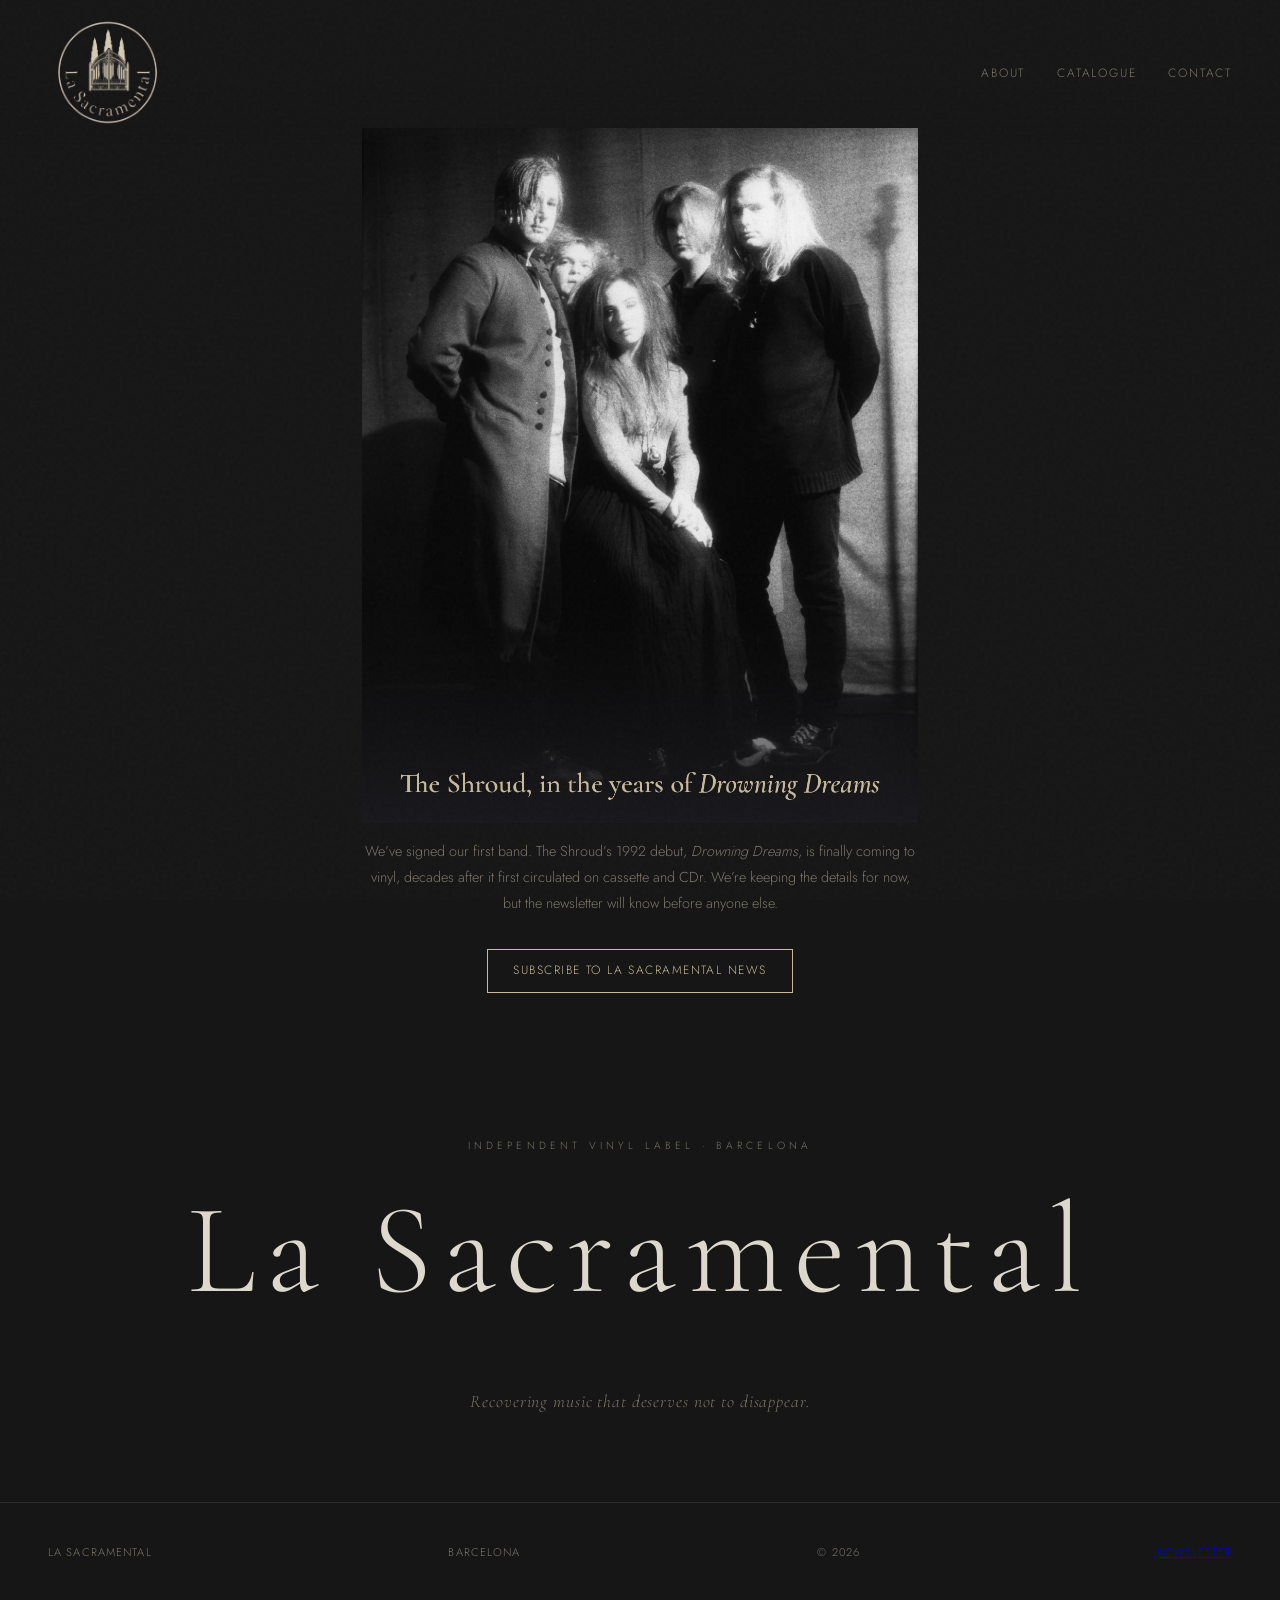
<file: index.html>
<!DOCTYPE html>
<html lang="en">
<head>
  <meta charset="UTF-8">
  <meta name="viewport" content="width=device-width, initial-scale=1.0">
  <title>La Sacramental — Independent vinyl label, Barcelona</title>
  <meta name="description" content="Independent vinyl label in Barcelona reissuing gothic rock, darkwave and deathrock from the 1980s and 1990s. Small, carefully produced pressings.">
  <link rel="canonical" href="https://lasacramental.com/">

  <!-- Open Graph -->
  <meta property="og:type" content="website">
  <meta property="og:site_name" content="La Sacramental">
  <meta property="og:title" content="La Sacramental — Independent vinyl label, Barcelona">
  <meta property="og:description" content="Independent vinyl label in Barcelona reissuing gothic rock, darkwave and deathrock from the 1980s and 1990s. Small, carefully produced pressings.">
  <meta property="og:url" content="https://lasacramental.com/">
  <meta property="og:image" content="https://lasacramental.com/og-image.png">
  <meta property="og:image:width" content="1200">
  <meta property="og:image:height" content="630">
  <meta property="og:locale" content="en_US">

  <!-- Twitter Cards -->
  <meta name="twitter:card" content="summary_large_image">
  <meta name="twitter:title" content="La Sacramental — Independent vinyl label, Barcelona">
  <meta name="twitter:description" content="Independent vinyl label in Barcelona reissuing gothic rock, darkwave and deathrock from the 1980s and 1990s. Small, carefully produced pressings.">
  <meta name="twitter:image" content="https://lasacramental.com/og-image.png">



  <!-- CSS -->
  <link rel="stylesheet" href="style.css">

  <!-- Favicons -->
  <link rel="icon" type="image/x-icon" href="favicon.ico">
  <link rel="icon" type="image/png" sizes="32x32" href="favicon-32.png">
  <link rel="apple-touch-icon" sizes="180x180" href="apple-touch-icon.png">

  <!-- Schema.org -->
  <script type="application/ld+json">
  {
    "@context": "https://schema.org",
    "@type": "Organization",
    "name": "La Sacramental",
    "description": "Independent vinyl label in Barcelona reissuing gothic rock, darkwave, deathrock and related music from the 1980s and 1990s. Small, carefully produced pressings.",
    "url": "https://lasacramental.com",
    "logo": "https://lasacramental.com/Logo.png",
    "email": "lasacramental@pm.me",
    "foundingDate": "2026",
    "foundingLocation": {
      "@type": "Place",
      "name": "Barcelona, Spain"
    },
    "sameAs": [
      "https://instagram.com/lasacramental"
    ]
  }
  </script>
</head>
<body>

  <nav aria-label="Main navigation">
    <a href="/" class="nav-logo"><img src="Logo.png" alt="La Sacramental"></a>
    <button type="button" class="nav-toggle" aria-expanded="false" aria-controls="nav-links">Menu</button>
    <ul class="nav-links" id="nav-links">
      <li><a href="about.html">About</a></li>
      <li><a href="catalogue.html">Catalogue</a></li>
      <li><a href="contact.html">Contact</a></li>
    </ul>
  </nav>

  <section class="label-intro">
    <figure class="teaser-photo">
      <img src="the-shroud-teaser.png" alt="The Shroud">
    </figure>
    <p>We&rsquo;ve signed our first band. The Shroud&rsquo;s 1992 debut, <em>Drowning Dreams</em>, is finally coming to vinyl, decades after it first circulated on cassette and CDr. We&rsquo;re keeping the details for now, but the newsletter will know before anyone else.</p>
    <a class="newsletter-cta" href="https://lasacramental.substack.com" target="_blank" rel="noopener noreferrer">Subscribe to La Sacramental News</a>
  </section>

  <main class="hero">
    <p class="hero-label">Independent vinyl label · Barcelona</p>
    <h1 class="hero-title">La Sacramental</h1>
    <p class="hero-sub">Recovering music that deserves not to disappear.</p>
  </main>

<footer>
  <span>La Sacramental</span>
  <span>Barcelona</span>
  <span>© 2026</span>
  <span><a href="https://lasacramental.substack.com" target="_blank" rel="noopener noreferrer">Newsletter</a></span>
</footer>

  <script>
     (function() {
       const nav = document.querySelector('nav');
       const toggle = document.querySelector('.nav-toggle');
       if (!nav || !toggle) return;

       function setOpen(open) {
         nav.classList.toggle('is-open', open);
         toggle.setAttribute('aria-expanded', open ? 'true' : 'false');
         toggle.textContent = open ? 'Close' : 'Menu';
       }

       toggle.addEventListener('click', function() {
         setOpen(!nav.classList.contains('is-open'));
       });

       document.addEventListener('keydown', function(e) {
         if (e.key === 'Escape' && nav.classList.contains('is-open')) {
           setOpen(false);
           toggle.focus();
         }
       });
     })();
  </script>

  <script data-goatcounter="https://lasacramental.goatcounter.com/count" async src="//gc.zgo.at/count.js"></script>
</body>
</html>
</file>
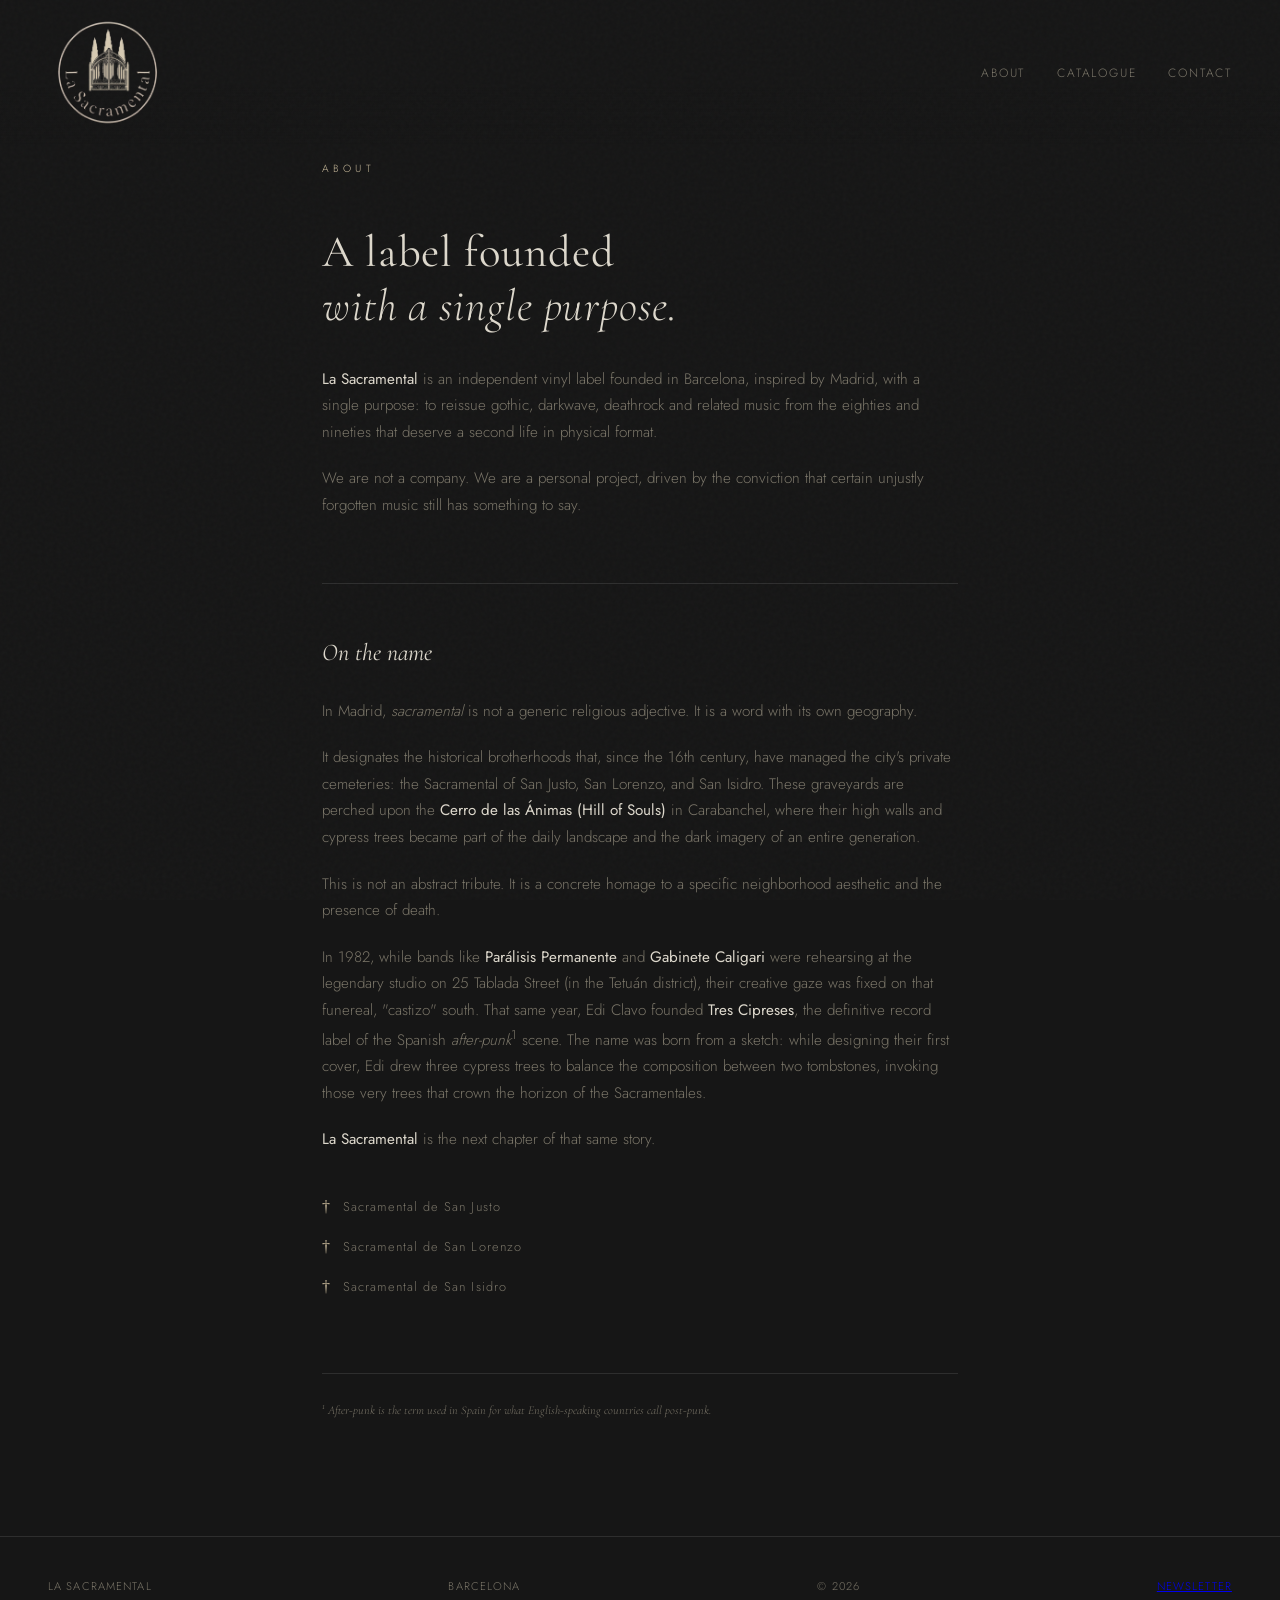
<file: about.html>
<!DOCTYPE html>
<html lang="en">
<head>
  <meta charset="UTF-8">
  <meta name="viewport" content="width=device-width, initial-scale=1.0">
  <title>About — La Sacramental</title>
  <meta name="description" content="The story behind La Sacramental: an independent vinyl label inspired by Madrid's historic cemetery brotherhoods and the movida siniestra.">
  <link rel="canonical" href="https://lasacramental.com/about.html">

  <!-- Open Graph -->
  <meta property="og:type" content="website">
  <meta property="og:site_name" content="La Sacramental">
  <meta property="og:title" content="About — La Sacramental">
  <meta property="og:description" content="The story behind La Sacramental: an independent vinyl label inspired by Madrid's historic cemetery brotherhoods and the movida siniestra.">
  <meta property="og:url" content="https://lasacramental.com/about.html">
  <meta property="og:image" content="https://lasacramental.com/og-image.png">
  <meta property="og:image:width" content="1200">
  <meta property="og:image:height" content="630">
  <meta property="og:locale" content="en_US">

  <!-- Twitter Cards -->
  <meta name="twitter:card" content="summary_large_image">
  <meta name="twitter:title" content="About — La Sacramental">
  <meta name="twitter:description" content="The story behind La Sacramental: an independent vinyl label inspired by Madrid's historic cemetery brotherhoods and the movida siniestra.">
  <meta name="twitter:image" content="https://lasacramental.com/og-image.png">



  <!-- CSS -->
  <link rel="stylesheet" href="style.css">

  <!-- Favicons -->
  <link rel="icon" type="image/x-icon" href="favicon.ico">
  <link rel="icon" type="image/png" sizes="32x32" href="favicon-32.png">
  <link rel="apple-touch-icon" sizes="180x180" href="apple-touch-icon.png">
</head>
<body>

  <nav aria-label="Main navigation">
    <a href="/" class="nav-logo"><img src="Logo.png" alt="La Sacramental"></a>
    <button type="button" class="nav-toggle" aria-expanded="false" aria-controls="nav-links">Menu</button>
    <ul class="nav-links" id="nav-links">
      <li><a href="about.html">About</a></li>
      <li><a href="catalogue.html">Catalogue</a></li>
      <li><a href="contact.html">Contact</a></li>
    </ul>
  </nav>

  <main class="page">
    <span class="section-tag">About</span>

    <h1>A label founded<br><em>with a single purpose.</em></h1>
    <p><strong>La Sacramental</strong> is an independent vinyl label founded in Barcelona, inspired by Madrid, with a single purpose: to reissue gothic, darkwave, deathrock and related music from the eighties and nineties that deserve a second life in physical format.</p>
    <p>We are not a company. We are a personal project, driven by the conviction that certain unjustly forgotten music still has something to say.</p>

    <div class="about-name-block">
      <h3>On the name</h3>
      <p>In Madrid, <em>sacramental</em> is not a generic religious adjective. It is a word with its own geography.</p>
      <p>It designates the historical brotherhoods that, since the 16th century, have managed the city's private cemeteries: the Sacramental of San Justo, San Lorenzo, and San Isidro. These graveyards are perched upon the <strong>Cerro de las Ánimas (Hill of Souls)</strong> in Carabanchel, where their high walls and cypress trees became part of the daily landscape and the dark imagery of an entire generation.</p>
      <p>This is not an abstract tribute. It is a concrete homage to a specific neighborhood aesthetic and the presence of death.</p>
      <p>In 1982, while bands like <strong>Parálisis Permanente</strong> and <strong>Gabinete Caligari</strong> were rehearsing at the legendary studio on 25 Tablada Street (in the Tetuán district), their creative gaze was fixed on that funereal, "castizo" south. That same year, Edi Clavo founded <strong>Tres Cipreses</strong>, the definitive record label of the Spanish <em>after-punk</em><sup>1</sup> scene. The name was born from a sketch: while designing their first cover, Edi drew three cypress trees to balance the composition between two tombstones, invoking those very trees that crown the horizon of the Sacramentales.</p>
      <p><strong>La Sacramental</strong> is the next chapter of that same story.</p>

      <div class="cemetery-links">
        <a href="https://sacramentaldesanjusto.com/" title="Cementerio de la Sacramental de San Justo">Sacramental de San Justo</a>
        <a href="https://sacramentalsanlorenzo.com/" title="Cementerio de la Sacramental de San Lorenzo">Sacramental de San Lorenzo</a>
        <a href="https://cementeriodesanisidro.com/" title="Cementerio de la Sacramental de San Isidro">Sacramental de San Isidro</a>
      </div>

      <p class="footnote"><sup>1</sup> <em>After-punk</em> is the term used in Spain for what English-speaking countries call post-punk.</p>
    </div>
  </main>

<footer>
  <span>La Sacramental</span>
  <span>Barcelona</span>
  <span>© 2026</span>
  <span><a href="https://lasacramental.substack.com" target="_blank" rel="noopener noreferrer">Newsletter</a></span>
</footer>

 <script>
    (function() {
      const nav = document.querySelector('nav');
      const toggle = document.querySelector('.nav-toggle');
      if (!nav || !toggle) return;

      function setOpen(open) {
        nav.classList.toggle('is-open', open);
        toggle.setAttribute('aria-expanded', open ? 'true' : 'false');
        toggle.textContent = open ? 'Close' : 'Menu';
      }

      toggle.addEventListener('click', function() {
        setOpen(!nav.classList.contains('is-open'));
      });

      document.addEventListener('keydown', function(e) {
        if (e.key === 'Escape' && nav.classList.contains('is-open')) {
          setOpen(false);
          toggle.focus();
        }
      });
    })();
   </script>

  <script data-goatcounter="https://lasacramental.goatcounter.com/count" async src="//gc.zgo.at/count.js"></script>
</body>
</html>
</file>
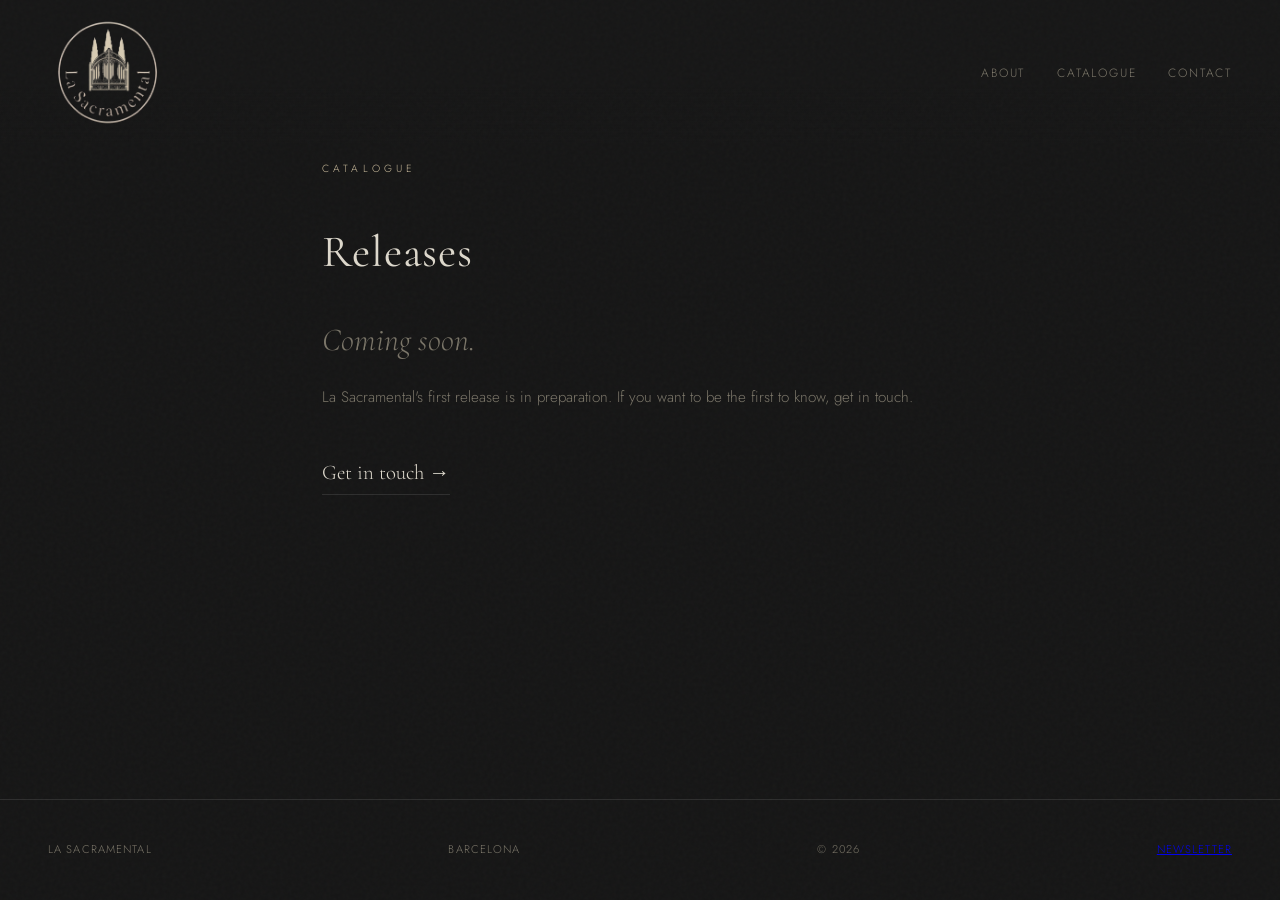
<file: catalogo.html>
<!DOCTYPE html>
<html lang="en">
<head>
  <meta charset="UTF-8">
  <meta http-equiv="refresh" content="0; url=catalogue.html">
  <link rel="canonical" href="https://lasacramental.com/catalogue.html">
  <meta name="robots" content="noindex">
  <title>Redirecting…</title>
  <script>window.location.replace('catalogue.html');</script>
</head>
<body>
  <p>Redirecting to <a href="catalogue.html">catalogue</a>…</p>
</body>
</html>
</file>
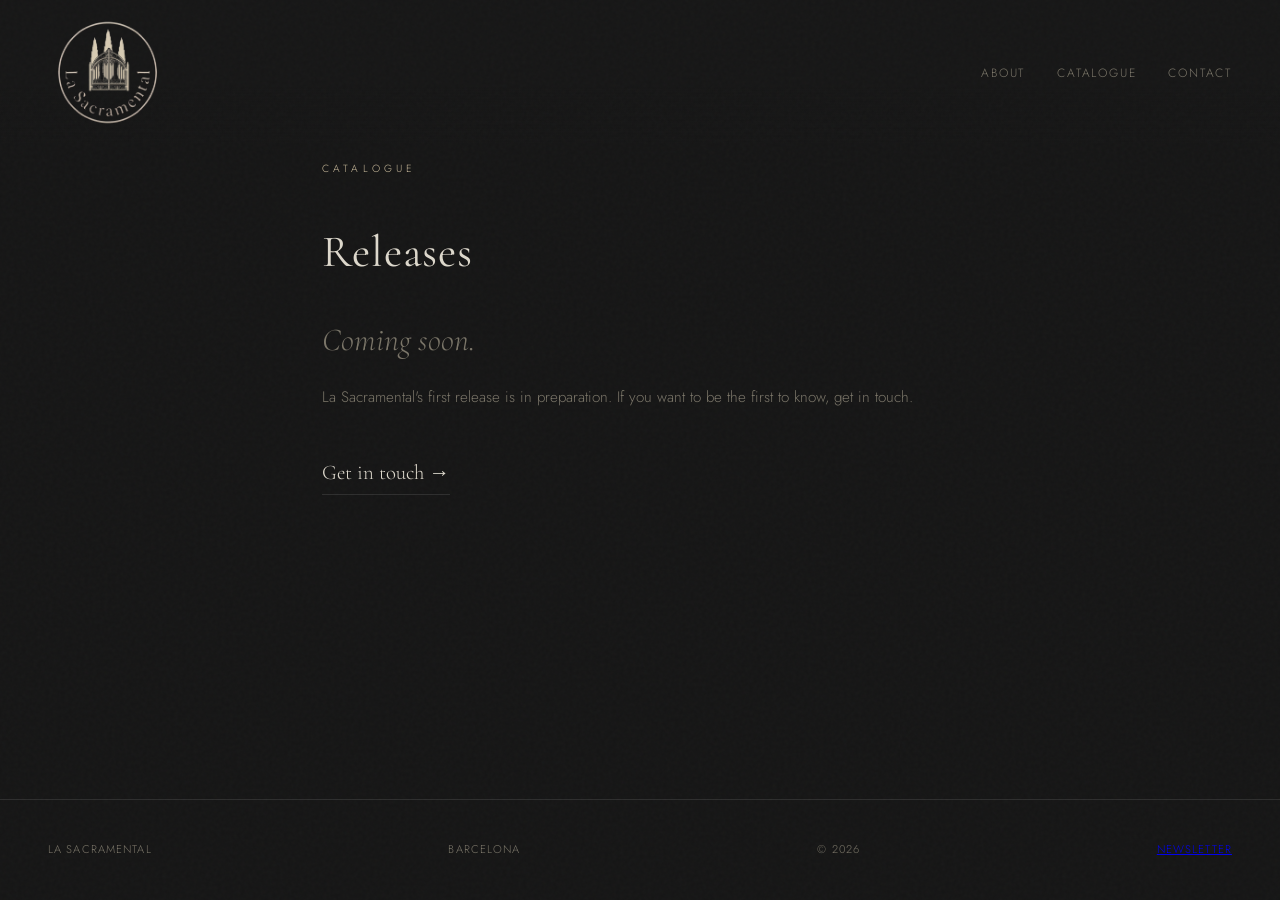
<file: catalogue.html>
<!DOCTYPE html>
<html lang="en">
<head>
  <meta charset="UTF-8">
  <meta name="viewport" content="width=device-width, initial-scale=1.0">
  <title>Catalogue — La Sacramental</title>
  <meta name="description" content="La Sacramental's first vinyl reissue is in preparation. Get in touch to be the first to know.">
  <link rel="canonical" href="https://lasacramental.com/catalogue.html">

  <!-- Open Graph -->
  <meta property="og:type" content="website">
  <meta property="og:site_name" content="La Sacramental">
  <meta property="og:title" content="Catalogue — La Sacramental">
  <meta property="og:description" content="La Sacramental's first vinyl reissue is in preparation. Get in touch to be the first to know.">
  <meta property="og:url" content="https://lasacramental.com/catalogue.html">
  <meta property="og:image" content="https://lasacramental.com/og-image.png">
  <meta property="og:image:width" content="1200">
  <meta property="og:image:height" content="630">
  <meta property="og:locale" content="en_US">

  <!-- Twitter Cards -->
  <meta name="twitter:card" content="summary_large_image">
  <meta name="twitter:title" content="Catalogue — La Sacramental">
  <meta name="twitter:description" content="La Sacramental's first vinyl reissue is in preparation. Get in touch to be the first to know.">
  <meta name="twitter:image" content="https://lasacramental.com/og-image.png">



  <!-- CSS -->
  <link rel="stylesheet" href="style.css">

  <!-- Favicons -->
  <link rel="icon" type="image/x-icon" href="favicon.ico">
  <link rel="icon" type="image/png" sizes="32x32" href="favicon-32.png">
  <link rel="apple-touch-icon" sizes="180x180" href="apple-touch-icon.png">
</head>
<body>

  <nav aria-label="Main navigation">
    <a href="/" class="nav-logo"><img src="Logo.png" alt="La Sacramental"></a>
    <button type="button" class="nav-toggle" aria-expanded="false" aria-controls="nav-links">Menu</button>
    <ul class="nav-links" id="nav-links">
      <li><a href="about.html">About</a></li>
      <li><a href="catalogue.html">Catalogue</a></li>
      <li><a href="contact.html">Contact</a></li>
    </ul>
  </nav>

  <main class="page">
    <span class="section-tag">Catalogue</span>

    <h1>Releases</h1>
    <p class="coming-soon">Coming soon.</p>
    <p>La Sacramental's first release is in preparation. If you want to be the first to know, get in touch.</p>
    <a class="contact-email" href="contact.html">Get in touch →</a>
  </main>

<footer>
  <span>La Sacramental</span>
  <span>Barcelona</span>
  <span>© 2026</span>
  <span><a href="https://lasacramental.substack.com" target="_blank" rel="noopener noreferrer">Newsletter</a></span>
</footer>

 <script>
    (function() {
      const nav = document.querySelector('nav');
      const toggle = document.querySelector('.nav-toggle');
      if (!nav || !toggle) return;

      function setOpen(open) {
        nav.classList.toggle('is-open', open);
        toggle.setAttribute('aria-expanded', open ? 'true' : 'false');
        toggle.textContent = open ? 'Close' : 'Menu';
      }

      toggle.addEventListener('click', function() {
        setOpen(!nav.classList.contains('is-open'));
      });

      document.addEventListener('keydown', function(e) {
        if (e.key === 'Escape' && nav.classList.contains('is-open')) {
          setOpen(false);
          toggle.focus();
        }
      });
    })();
   </script>

  <script data-goatcounter="https://lasacramental.goatcounter.com/count" async src="//gc.zgo.at/count.js"></script>
</body>
</html>
</file>
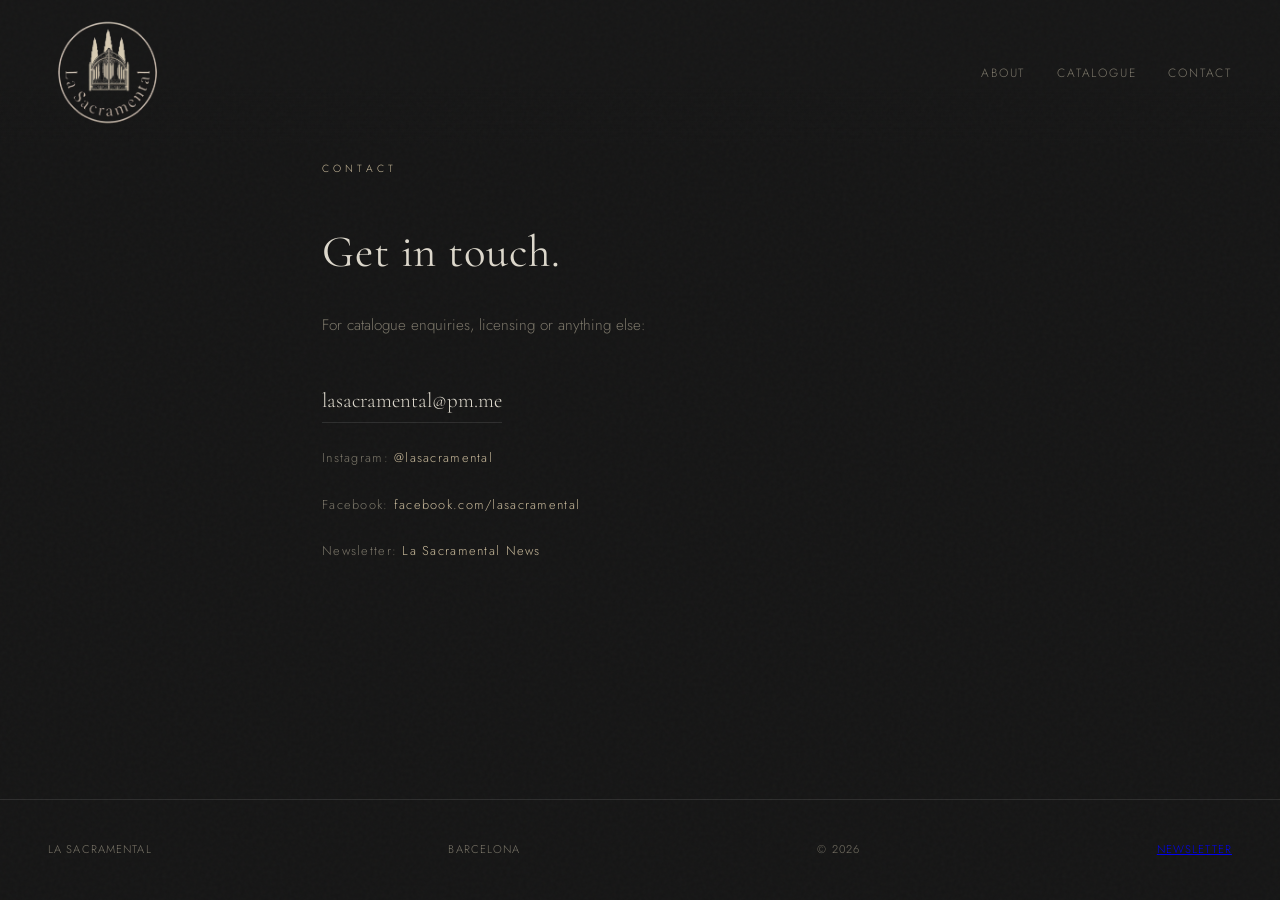
<file: contact.html>
<!DOCTYPE html>
<html lang="en">
<head>
  <meta charset="UTF-8">
  <meta name="viewport" content="width=device-width, initial-scale=1.0">
  <title>Contact — La Sacramental</title>
  <meta name="description" content="Get in touch with La Sacramental for catalogue enquiries, licensing or anything else.">
  <link rel="canonical" href="https://lasacramental.com/contact.html">

  <!-- Open Graph -->
  <meta property="og:type" content="website">
  <meta property="og:site_name" content="La Sacramental">
  <meta property="og:title" content="Contact — La Sacramental">
  <meta property="og:description" content="Get in touch with La Sacramental for catalogue enquiries, licensing or anything else.">
  <meta property="og:url" content="https://lasacramental.com/contact.html">
  <meta property="og:image" content="https://lasacramental.com/og-image.png">
  <meta property="og:image:width" content="1200">
  <meta property="og:image:height" content="630">
  <meta property="og:locale" content="en_US">

  <!-- Twitter Cards -->
  <meta name="twitter:card" content="summary_large_image">
  <meta name="twitter:title" content="Contact — La Sacramental">
  <meta name="twitter:description" content="Get in touch with La Sacramental for catalogue enquiries, licensing or anything else.">
  <meta name="twitter:image" content="https://lasacramental.com/og-image.png">



  <!-- CSS -->
  <link rel="stylesheet" href="style.css">

  <!-- Favicons -->
  <link rel="icon" type="image/x-icon" href="favicon.ico">
  <link rel="icon" type="image/png" sizes="32x32" href="favicon-32.png">
  <link rel="apple-touch-icon" sizes="180x180" href="apple-touch-icon.png">
</head>
<body>

  <nav aria-label="Main navigation">
    <a href="/" class="nav-logo"><img src="Logo.png" alt="La Sacramental"></a>
    <button type="button" class="nav-toggle" aria-expanded="false" aria-controls="nav-links">Menu</button>
    <ul class="nav-links" id="nav-links">
      <li><a href="about.html">About</a></li>
      <li><a href="catalogue.html">Catalogue</a></li>
      <li><a href="contact.html">Contact</a></li>
    </ul>
  </nav>

  <main class="page">
    <span class="section-tag">Contact</span>

    <h1>Get in touch.</h1>
    <p>For catalogue enquiries, licensing or anything else:</p>
    <a class="contact-email" href="mailto:lasacramental@pm.me">lasacramental@pm.me</a>
    <p class="contact-instagram">Instagram: <a href="https://instagram.com/lasacramental">@lasacramental</a></p>
    <p class="contact-instagram">Facebook: <a href="https://facebook.com/lasacramental">facebook.com/lasacramental</a></p>
    <p class="contact-instagram">Newsletter: <a href="https://lasacramental.substack.com" target="_blank" rel="noopener noreferrer">La Sacramental News</a></p>
  </main>

<footer>
  <span>La Sacramental</span>
  <span>Barcelona</span>
  <span>© 2026</span>
  <span><a href="https://lasacramental.substack.com" target="_blank" rel="noopener noreferrer">Newsletter</a></span>
</footer>

 <script>
    (function() {
      const nav = document.querySelector('nav');
      const toggle = document.querySelector('.nav-toggle');
      if (!nav || !toggle) return;

      function setOpen(open) {
        nav.classList.toggle('is-open', open);
        toggle.setAttribute('aria-expanded', open ? 'true' : 'false');
        toggle.textContent = open ? 'Close' : 'Menu';
      }

      toggle.addEventListener('click', function() {
        setOpen(!nav.classList.contains('is-open'));
      });

      document.addEventListener('keydown', function(e) {
        if (e.key === 'Escape' && nav.classList.contains('is-open')) {
          setOpen(false);
          toggle.focus();
        }
      });
    })();
   </script>

  <script data-goatcounter="https://lasacramental.goatcounter.com/count" async src="//gc.zgo.at/count.js"></script>
</body>
</html>
</file>
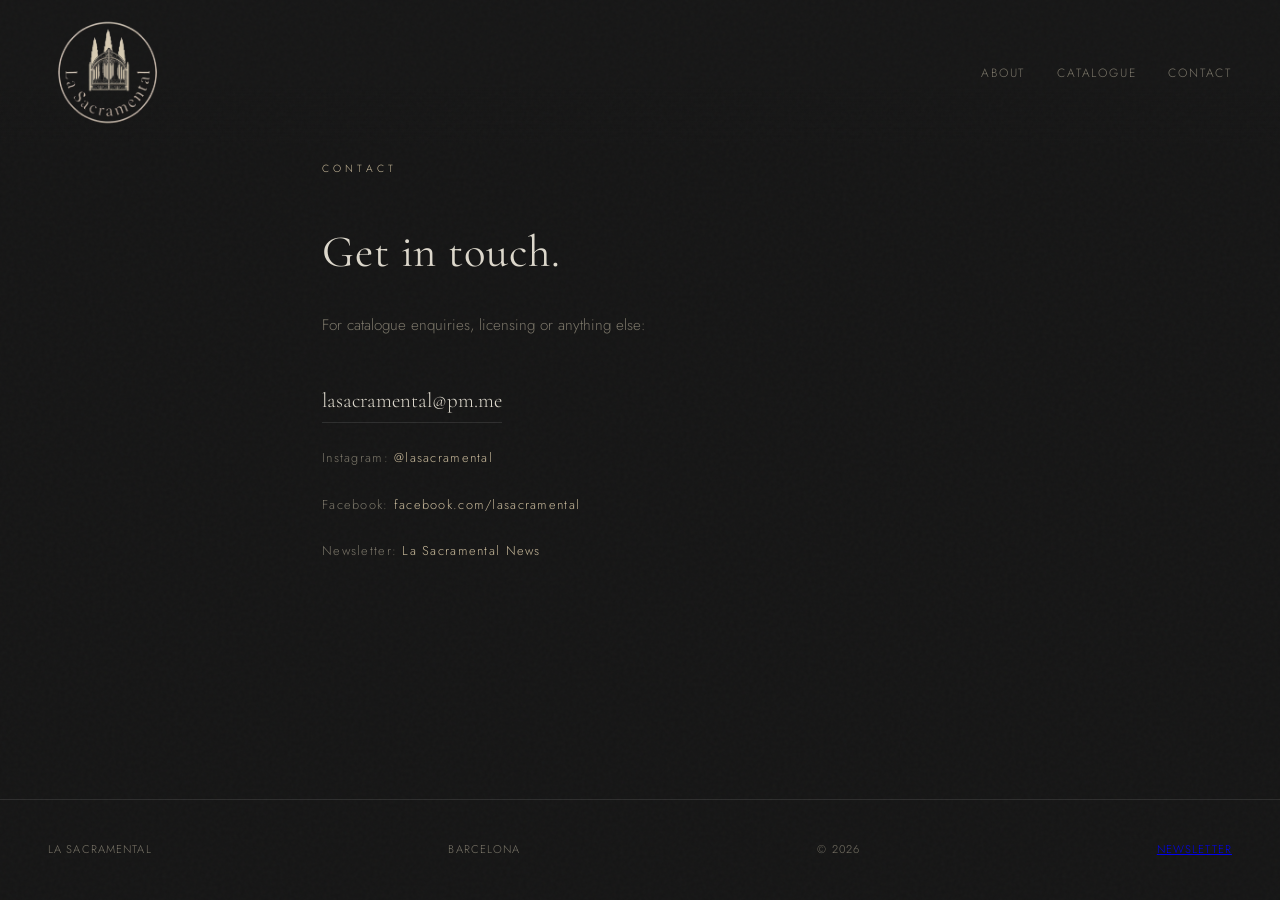
<file: contacto.html>
<!DOCTYPE html>
<html lang="en">
<head>
  <meta charset="UTF-8">
  <meta http-equiv="refresh" content="0; url=contact.html">
  <link rel="canonical" href="https://lasacramental.com/contact.html">
  <meta name="robots" content="noindex">
  <title>Redirecting…</title>
  <script>window.location.replace('contact.html');</script>
</head>
<body>
  <p>Redirecting to <a href="contact.html">contact</a>…</p>
</body>
</html>
</file>
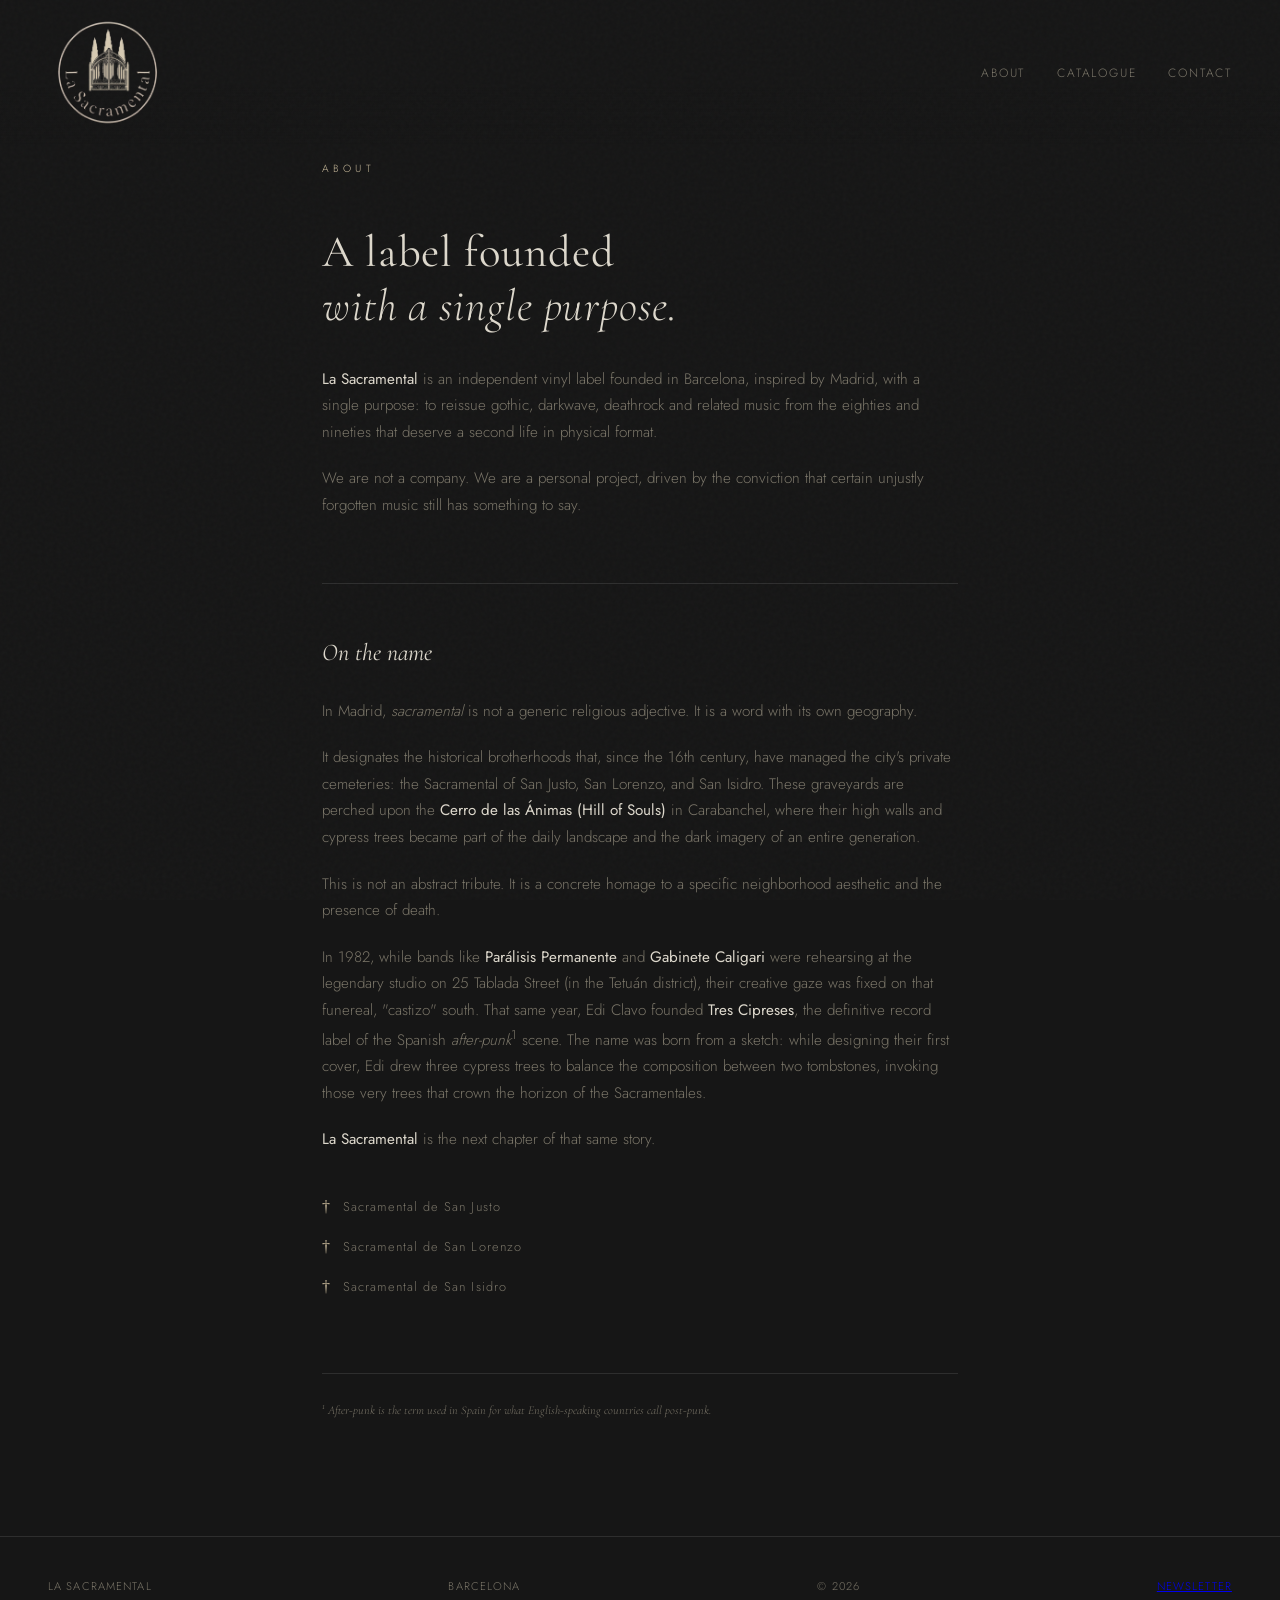
<file: quienes-somos.html>
<!DOCTYPE html>
<html lang="en">
<head>
  <meta charset="UTF-8">
  <meta http-equiv="refresh" content="0; url=about.html">
  <link rel="canonical" href="https://lasacramental.com/about.html">
  <meta name="robots" content="noindex">
  <title>Redirecting…</title>
  <script>window.location.replace('about.html');</script>
</head>
<body>
  <p>Redirecting to <a href="about.html">about</a>…</p>
</body>
</html>
</file>
<file: style.css>
/* ── Self-hosted fonts ──────────────────────────── */
@font-face {
  font-family: 'Cormorant Garamond';
  src: url('fonts/cormorant-garamond-latin-300-normal.woff2') format('woff2');
  font-weight: 300;
  font-style: normal;
  font-display: swap;
}
@font-face {
  font-family: 'Cormorant Garamond';
  src: url('fonts/cormorant-garamond-latin-300-italic.woff2') format('woff2');
  font-weight: 300;
  font-style: italic;
  font-display: swap;
}
@font-face {
  font-family: 'Cormorant Garamond';
  src: url('fonts/cormorant-garamond-latin-400-normal.woff2') format('woff2');
  font-weight: 400;
  font-style: normal;
  font-display: swap;
}
@font-face {
  font-family: 'Cormorant Garamond';
  src: url('fonts/cormorant-garamond-latin-400-italic.woff2') format('woff2');
  font-weight: 400;
  font-style: italic;
  font-display: swap;
}
@font-face {
  font-family: 'Cormorant Garamond';
  src: url('fonts/cormorant-garamond-latin-500-normal.woff2') format('woff2');
  font-weight: 500;
  font-style: normal;
  font-display: swap;
}
@font-face {
  font-family: 'Cormorant Garamond';
  src: url('fonts/cormorant-garamond-latin-500-italic.woff2') format('woff2');
  font-weight: 500;
  font-style: italic;
  font-display: swap;
}
@font-face {
  font-family: 'Jost';
  src: url('fonts/jost-latin-300-normal.woff2') format('woff2');
  font-weight: 300;
  font-style: normal;
  font-display: swap;
}
@font-face {
  font-family: 'Jost';
  src: url('fonts/jost-latin-400-normal.woff2') format('woff2');
  font-weight: 400;
  font-style: normal;
  font-display: swap;
}

:root {
  --bg:         #161616;
  --bg-alt:     #1e1e1e;
  --text:       #ddd8cc;
  --text-muted: #7a7568;
  --accent:     #c8b99a;
  --rule:       #2e2e2e;
  --font-display: 'Cormorant Garamond', Georgia, serif;
  --font-body:    'Jost', sans-serif;
}

*, *::before, *::after { box-sizing: border-box; margin: 0; padding: 0; }

html { scroll-behavior: smooth; }

body {
  background: var(--bg);
  color: var(--text);
  font-family: var(--font-body);
  font-weight: 300;
  font-size: 16px;
  line-height: 1.75;
  -webkit-font-smoothing: antialiased;
  min-height: 100vh;
  display: flex;
  flex-direction: column;
}

/* Grain overlay */
body::before {
  content: '';
  position: fixed;
  inset: 0;
  background-image: url("data:image/svg+xml,%3Csvg viewBox='0 0 256 256' xmlns='http://www.w3.org/2000/svg'%3E%3Cfilter id='noise'%3E%3CfeTurbulence type='fractalNoise' baseFrequency='0.9' numOctaves='4' stitchTiles='stitch'/%3E%3C/filter%3E%3Crect width='100%25' height='100%25' filter='url(%23noise)' opacity='1'/%3E%3C/svg%3E");
  opacity: 0.025;
  pointer-events: none;
  z-index: 9999;
}

/* ── Focus styles — keyboard navigation visibility ─ */
a:focus-visible,
button:focus-visible {
  outline: 2px solid var(--accent);
  outline-offset: 3px;
  border-radius: 2px;
}

/* ── Navigation ─────────────────────────────────── */
nav {
  position: fixed;
  top: 0; left: 0; right: 0;
  z-index: 100;
  display: flex;
  justify-content: space-between;
  align-items: center;
  padding: 0.75rem 3rem;
  background: linear-gradient(to bottom, var(--bg) 60%, transparent);
}

.nav-logo img {
  height: 120px;
  width: 120px;
  object-fit: contain;
  display: block;
  transition: opacity 0.3s;
  border-radius: 50%;
}

.nav-logo:hover img { opacity: 0.75; }

.nav-links {
  display: flex;
  gap: 2rem;
  list-style: none;
}

.nav-links a {
  font-family: var(--font-body);
  font-weight: 300;
  font-size: 0.75rem;
  letter-spacing: 0.15em;
  text-transform: uppercase;
  color: var(--text-muted);
  text-decoration: none;
  transition: color 0.3s;
}

.nav-links a:hover,
.nav-links a.active { color: var(--text); }

/* Mobile menu toggle — hidden on desktop */
.nav-toggle {
  display: none;
  background: none;
  border: none;
  font-family: var(--font-body);
  font-weight: 300;
  font-size: 0.75rem;
  letter-spacing: 0.15em;
  text-transform: uppercase;
  color: var(--text-muted);
  cursor: pointer;
  padding: 0.5rem 0;
  transition: color 0.3s;
}

.nav-toggle:hover,
.nav-toggle:focus-visible {
  color: var(--text);
}

/* ── Hero (index only) ──────────────────────────── */
.hero {
  flex: 1;
  display: flex;
  flex-direction: column;
  justify-content: center;
  align-items: center;
  text-align: center;
  padding: 6rem 2rem 4rem;
}

.hero-label {
  font-family: var(--font-body);
  font-size: 0.65rem;
  letter-spacing: 0.4em;
  text-transform: uppercase;
  color: var(--text-muted);
  margin-bottom: 2rem;
  opacity: 0;
  animation: fadeUp 1s ease forwards 0.3s;
}

.hero-title {
  font-family: var(--font-display);
  font-weight: 300;
  font-size: clamp(3.5rem, 10vw, 8rem);
  letter-spacing: 0.08em;
  line-height: 1;
  color: var(--text);
  opacity: 0;
  animation: fadeUp 1s ease forwards 0.6s;
}

.hero-sub {
  margin-top: 2.5rem;
  font-family: var(--font-display);
  font-style: italic;
  font-weight: 300;
  font-size: 1.1rem;
  color: var(--text-muted);
  letter-spacing: 0.05em;
  opacity: 0;
  animation: fadeUp 1s ease forwards 1s;
}

/* ── Inner pages ────────────────────────────────── */
.page {
  flex: 1;
  max-width: 700px;
  width: 100%;
  margin: 0 auto;
  padding: 10rem 2rem 6rem;
}

.section-tag {
  font-size: 0.65rem;
  letter-spacing: 0.4em;
  text-transform: uppercase;
  color: var(--accent);
  margin-bottom: 3rem;
  display: block;
}

h1, h2 {
  font-family: var(--font-display);
  font-weight: 400;
  font-size: clamp(1.8rem, 4vw, 2.8rem);
  line-height: 1.2;
  letter-spacing: 0.02em;
  color: var(--text);
  margin-bottom: 2rem;
}

h1 em, h2 em {
  font-style: italic;
  font-weight: 300;
}

p {
  color: var(--text-muted);
  margin-bottom: 1.25rem;
  font-size: 0.95rem;
}

p strong {
  color: var(--text);
  font-weight: 400;
}

/* About subsection */
.about-name-block {
  margin-top: 4rem;
  padding-top: 3rem;
  border-top: 1px solid var(--rule);
}

.about-name-block h3 {
  font-family: var(--font-display);
  font-weight: 400;
  font-style: italic;
  font-size: 1.5rem;
  color: var(--text);
  margin-bottom: 1.5rem;
}

/* Cemetery links */
.cemetery-links {
  margin-top: 2.5rem;
  display: flex;
  flex-direction: column;
  gap: 0.75rem;
}

.cemetery-links a {
  display: inline-flex;
  align-items: center;
  gap: 0.75rem;
  font-size: 0.8rem;
  letter-spacing: 0.08em;
  color: var(--text-muted);
  text-decoration: none;
  transition: color 0.3s;
}

.cemetery-links a::before {
  content: '†';
  color: var(--accent);
  font-family: var(--font-display);
  font-size: 1rem;
}

.cemetery-links a:hover { color: var(--text); }

/* Catalogue */
.coming-soon {
  font-family: var(--font-display);
  font-weight: 300;
  font-style: italic;
  font-size: 2rem;
  color: var(--text-muted);
  margin: 2rem 0 1rem;
}

/* Contact */
.contact-email {
  display: inline-block;
  margin-top: 1.5rem;
  font-family: var(--font-display);
  font-size: 1.3rem;
  font-weight: 300;
  color: var(--text);
  text-decoration: none;
  border-bottom: 1px solid var(--rule);
  padding-bottom: 0.2rem;
  transition: border-color 0.3s, color 0.3s;
}

.contact-email:hover {
  color: var(--accent);
  border-color: var(--accent);
}

.contact-instagram {
  display: block;
  margin-top: 1.5rem;
  font-size: 0.8rem;
  letter-spacing: 0.1em;
  color: var(--text-muted);
}

.contact-instagram a {
  color: var(--accent);
  text-decoration: none;
}

/* Footnote */
.footnote {
  margin-top: 4.5rem;
  padding-top: 1.5rem;
  border-top: 1px solid var(--rule);
  font-family: var(--font-display);
  font-style: italic;
  font-size: 0.75rem;
  color: var(--text-muted);
  line-height: 1.7;
}

/* ── Label intro + newsletter CTA (index only) ──── */
.label-intro {
  max-width: 620px;
  margin: 0 auto;
  padding: 8rem 2rem 3rem;
  display: flex;
  flex-direction: column;
  gap: 1rem;
  text-align: center;
}

.label-intro p {
  color: var(--text-muted);
  font-size: 0.9rem;
  line-height: 1.8;
  margin-bottom: 0;
}

.teaser-photo img {
  width: 100%;
  height: auto;
  display: block;
}

.newsletter-cta {
  display: inline-block;
  align-self: center;
  margin-top: 1rem;
  padding: 0.65rem 1.6rem;
  border: 1px solid var(--accent);
  color: var(--accent);
  text-decoration: none;
  font-family: var(--font-body);
  font-size: 0.75rem;
  letter-spacing: 0.12em;
  text-transform: uppercase;
  transition: background-color 0.2s ease, color 0.2s ease;
}

.newsletter-cta:hover {
  background-color: var(--accent);
  color: var(--bg);
}

/* ── Footer ─────────────────────────────────────── */
footer {
  border-top: 1px solid var(--rule);
  padding: 2.5rem 3rem;
  display: flex;
  justify-content: space-between;
  align-items: center;
  font-size: 0.7rem;
  letter-spacing: 0.1em;
  color: var(--text-muted);
  text-transform: uppercase;
}

/* ── Animations ─────────────────────────────────── */
@keyframes fadeUp {
  from { opacity: 0; transform: translateY(16px); }
  to   { opacity: 1; transform: translateY(0); }
}

/* ── Responsive ─────────────────────────────────── */
@media (max-width: 640px) {
  nav { padding: 1rem 1.5rem; }

  .nav-logo img {
    height: 72px;
    width: 72px;
  }

  .nav-toggle { display: block; }

  .nav-links {
    display: none;
    position: absolute;
    top: 100%;
    left: 0;
    right: 0;
    flex-direction: column;
    gap: 0;
    padding: 0.5rem 1.5rem 1.5rem;
    background: var(--bg);
    border-top: 1px solid var(--rule);
  }

  nav.is-open .nav-links {
    display: flex;
  }

  .nav-links li {
    border-bottom: 1px solid var(--rule);
  }

  .nav-links li:last-child {
    border-bottom: none;
  }

  .nav-links a {
    display: block;
    padding: 1rem 0;
    font-size: 0.85rem;
  }

  .label-intro {
    padding: 6.5rem 1.5rem 2rem;
  }

  .page { padding: 7rem 1.5rem 4rem; }

  footer {
    flex-direction: column;
    gap: 0.75rem;
    text-align: center;
    padding: 2rem 1.5rem;
  }

  .hero { padding: 5rem 1.5rem 3rem; }
}
</file>
